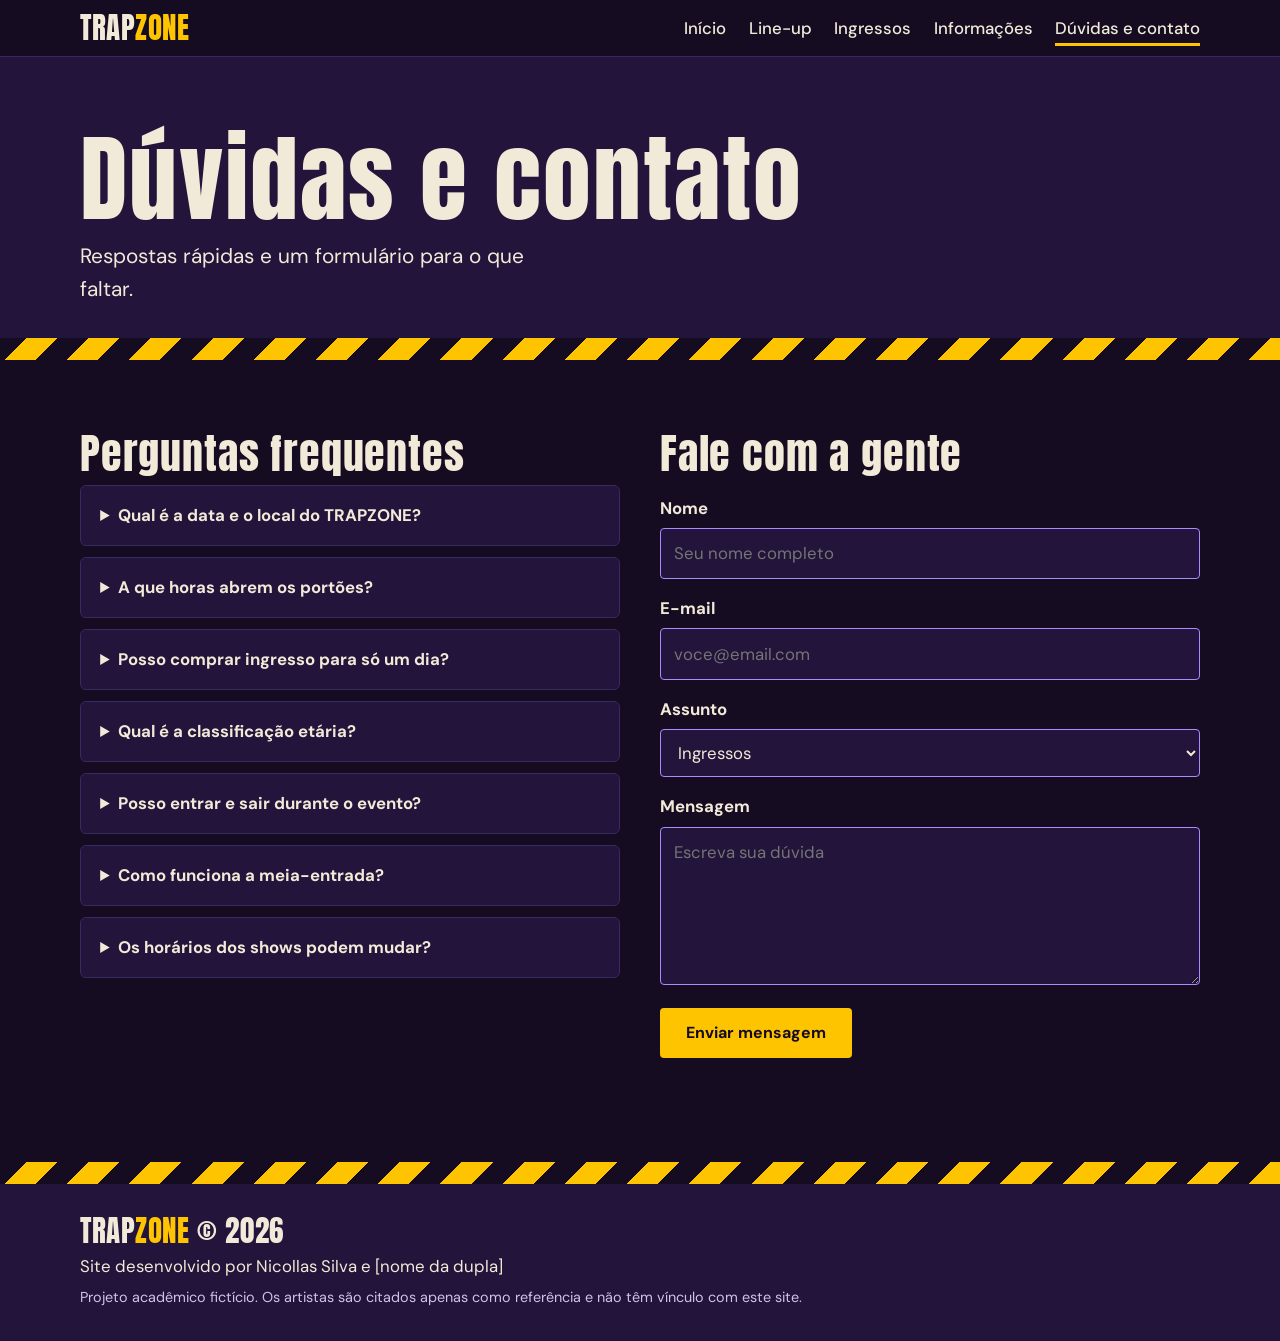
<file: faq.html>
<!DOCTYPE html>
<html lang="pt-BR">
<head>
<meta charset="UTF-8">
<meta name="viewport" content="width=device-width, initial-scale=1">
<title>Dúvidas e contato | TRAPZONE 2026</title>
<meta name="description" content="Perguntas frequentes e formulário de contato do TRAPZONE.">
<link rel="preconnect" href="https://fonts.googleapis.com">
<link rel="preconnect" href="https://fonts.gstatic.com" crossorigin>
<link href="https://fonts.googleapis.com/css2?family=Anton&family=DM+Sans:wght@400;500;700&display=swap" rel="stylesheet">
<link rel="stylesheet" href="style.css">
</head>
<body>
<header class="site-header">
<div class="wrap bar">
<a class="logo" href="index.html" aria-label="TRAPZONE, página inicial">TRAP<span>ZONE</span></a>
<nav aria-label="Menu principal"><ul><li><a href="index.html">Início</a></li><li><a href="lineup.html">Line-up</a></li><li><a href="ingressos.html">Ingressos</a></li><li><a href="informacoes.html">Informações</a></li><li><a href="faq.html" aria-current="page">Dúvidas e contato</a></li></ul></nav>
</div>
</header>
<main>
<section class="page-head"><div class="wrap"><h1>Dúvidas e contato</h1><p class="lead">Respostas rápidas e um formulário para o que faltar.</p></div></section>
<div class="tape band" aria-hidden="true"></div>
<section class="wrap block split"><div><h2>Perguntas frequentes</h2><details><summary>Qual é a data e o local do TRAPZONE?</summary><p>O festival acontece em 12 e 13 de dezembro de 2026, no Distrito Anhembi, em São Paulo.</p></details><details><summary>A que horas abrem os portões?</summary><p>Os portões abrem às 16h nos dois dias. O primeiro show começa às 18h30.</p></details><details><summary>Posso comprar ingresso para só um dia?</summary><p>Sim. A Pista 1 dia vale para o Dia 1 ou para o Dia 2, à sua escolha.</p></details><details><summary>Qual é a classificação etária?</summary><p>O evento é para maiores de 14 anos. Menores de 18 precisam estar acompanhados do responsável legal.</p></details><details><summary>Posso entrar e sair durante o evento?</summary><p>Com o Passaporte 2 dias, a entrada e a saída são liberadas dentro do mesmo dia. Nos demais ingressos, a saída encerra o acesso.</p></details><details><summary>Como funciona a meia-entrada?</summary><p>Vale para quem tem direito por lei, com comprovação na entrada. Leve documento e a carteirinha válida.</p></details><details><summary>Os horários dos shows podem mudar?</summary><p>Podem sofrer pequenos ajustes. Confirme os horários atualizados na página de Line-up.</p></details></div>
<div><h2>Fale com a gente</h2><form class="contact" onsubmit="event.preventDefault();this.querySelector('.ok').hidden=false;this.reset();">
<label for="nome">Nome</label><input id="nome" name="nome" type="text" placeholder="Seu nome completo" required>
<label for="email">E-mail</label><input id="email" name="email" type="email" placeholder="voce@email.com" required>
<label for="assunto">Assunto</label><select id="assunto" name="assunto"><option>Ingressos</option><option>Informações do evento</option><option>Imprensa e parcerias</option><option>Outro</option></select>
<label for="msg">Mensagem</label><textarea id="msg" name="msg" rows="5" placeholder="Escreva sua dúvida" required></textarea>
<button type="submit" class="btn">Enviar mensagem</button>
<p class="ok" role="status" hidden>Formulário ilustrativo: nenhuma mensagem foi enviada.</p></form></div></section>
</main>
<footer class="site-footer">
<div class="tape" aria-hidden="true"></div>
<div class="wrap foot">
<p class="logo">TRAP<span>ZONE</span> © 2026</p>
<p>Site desenvolvido por Nicollas Silva e [nome da dupla]</p>
<p class="small">Projeto acadêmico fictício. Os artistas são citados apenas como referência e não têm vínculo com este site.</p>
</div>
</footer>
</body>
</html>
</file>
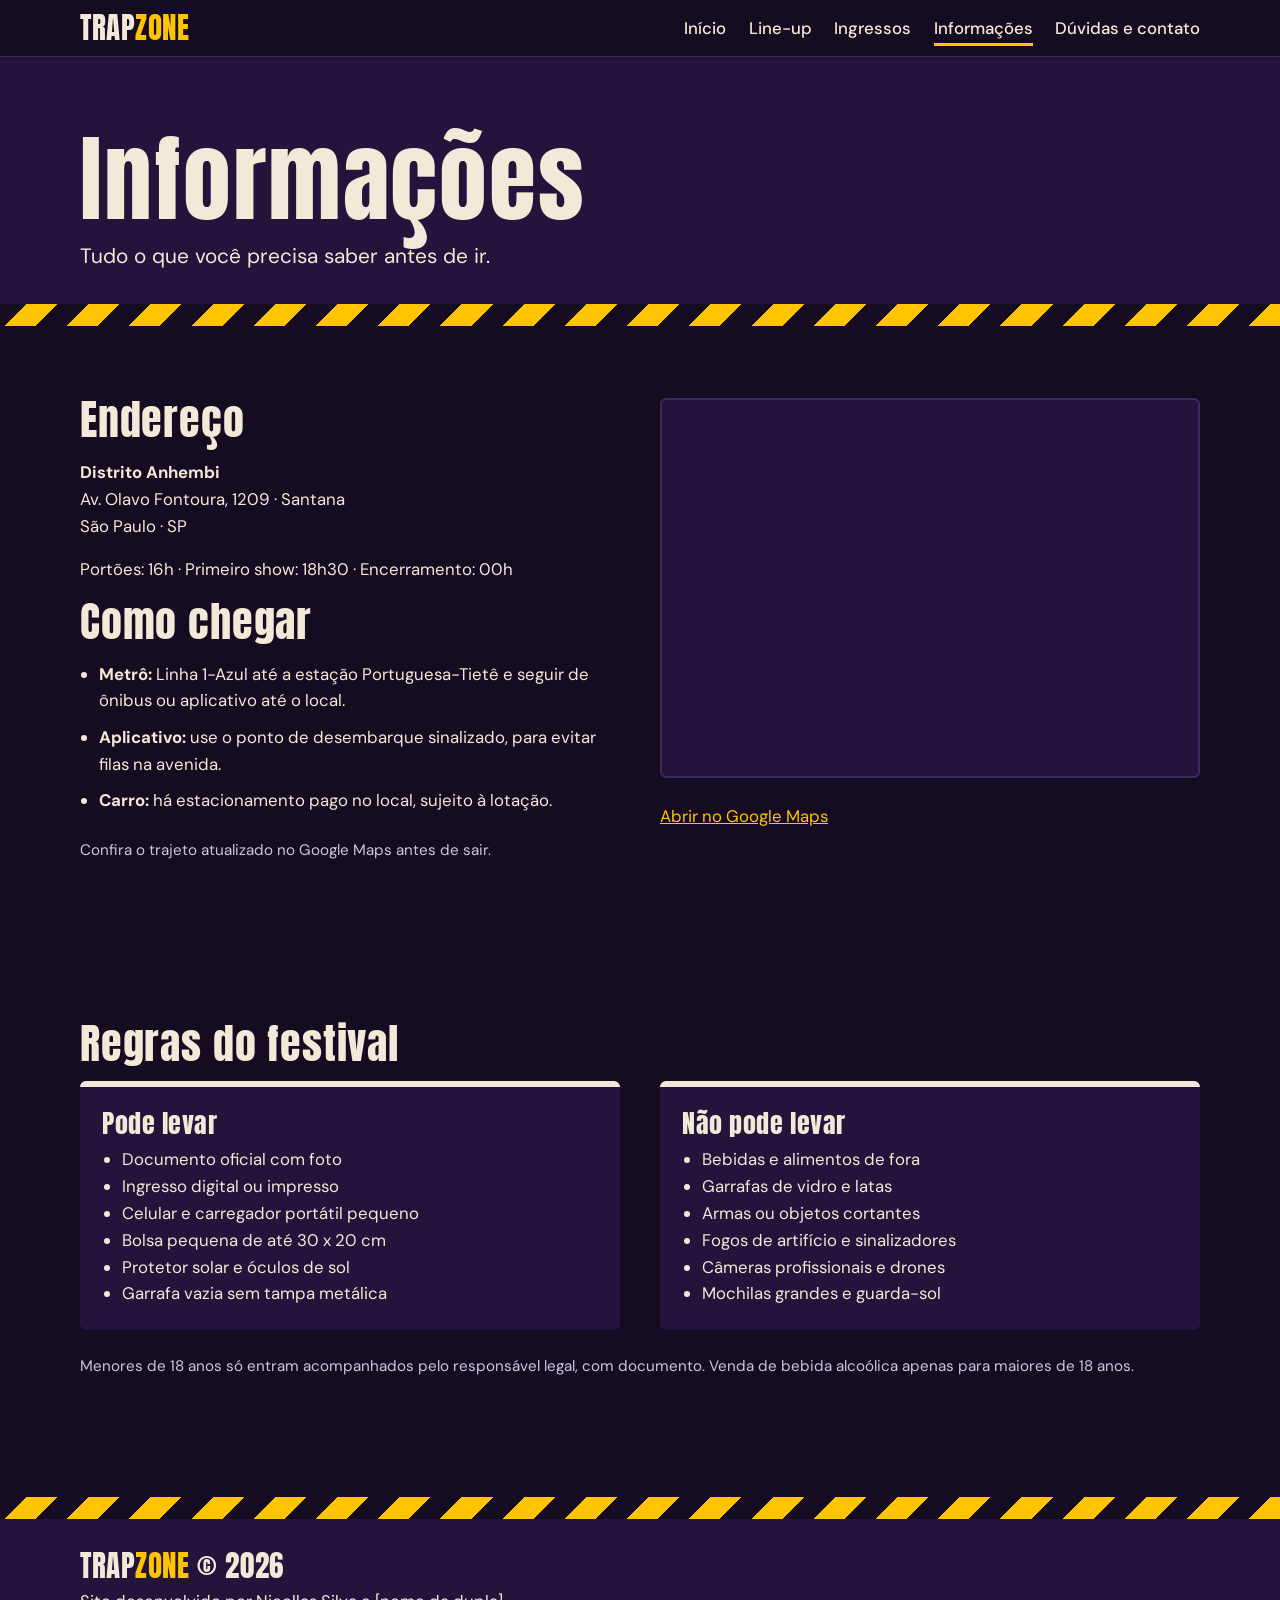
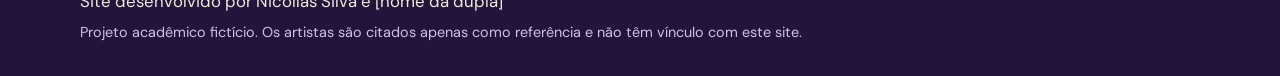
<file: informacoes.html>
<!DOCTYPE html>
<html lang="pt-BR">
<head>
<meta charset="UTF-8">
<meta name="viewport" content="width=device-width, initial-scale=1">
<title>Informações | TRAPZONE 2026</title>
<meta name="description" content="Endereço, como chegar, mapa e regras do TRAPZONE.">
<link rel="preconnect" href="https://fonts.googleapis.com">
<link rel="preconnect" href="https://fonts.gstatic.com" crossorigin>
<link href="https://fonts.googleapis.com/css2?family=Anton&family=DM+Sans:wght@400;500;700&display=swap" rel="stylesheet">
<link rel="stylesheet" href="style.css">
</head>
<body>
<header class="site-header">
<div class="wrap bar">
<a class="logo" href="index.html" aria-label="TRAPZONE, página inicial">TRAP<span>ZONE</span></a>
<nav aria-label="Menu principal"><ul><li><a href="index.html">Início</a></li><li><a href="lineup.html">Line-up</a></li><li><a href="ingressos.html">Ingressos</a></li><li><a href="informacoes.html" aria-current="page">Informações</a></li><li><a href="faq.html">Dúvidas e contato</a></li></ul></nav>
</div>
</header>
<main>
<section class="page-head"><div class="wrap"><h1>Informações</h1><p class="lead">Tudo o que você precisa saber antes de ir.</p></div></section>
<div class="tape band" aria-hidden="true"></div>
<section class="wrap block split"><div><h2>Endereço</h2><p><strong>Distrito Anhembi</strong><br>Av. Olavo Fontoura, 1209 · Santana<br>São Paulo · SP</p><p>Portões: 16h · Primeiro show: 18h30 · Encerramento: 00h</p>
<h2>Como chegar</h2><ul class="plain"><li><strong>Metrô:</strong> Linha 1-Azul até a estação Portuguesa-Tietê e seguir de ônibus ou aplicativo até o local.</li><li><strong>Aplicativo:</strong> use o ponto de desembarque sinalizado, para evitar filas na avenida.</li><li><strong>Carro:</strong> há estacionamento pago no local, sujeito à lotação.</li></ul>
<p class="note">Confira o trajeto atualizado no Google Maps antes de sair.</p></div>
<div><iframe title="Mapa do Distrito Anhembi" src="https://www.google.com/maps?q=Distrito+Anhembi+S%C3%A3o+Paulo&amp;output=embed" loading="lazy" referrerpolicy="no-referrer-when-downgrade" allowfullscreen></iframe>
<p><a href="https://www.google.com/maps/search/?api=1&amp;query=Distrito+Anhembi+S%C3%A3o+Paulo" target="_blank" rel="noopener">Abrir no Google Maps</a></p></div></section>
<section class="wrap block"><h2>Regras do festival</h2><div class="split rules"><div class="yes"><h3>Pode levar</h3><ul><li>Documento oficial com foto</li><li>Ingresso digital ou impresso</li><li>Celular e carregador portátil pequeno</li><li>Bolsa pequena de até 30 x 20 cm</li><li>Protetor solar e óculos de sol</li><li>Garrafa vazia sem tampa metálica</li></ul></div>
<div class="no"><h3>Não pode levar</h3><ul><li>Bebidas e alimentos de fora</li><li>Garrafas de vidro e latas</li><li>Armas ou objetos cortantes</li><li>Fogos de artifício e sinalizadores</li><li>Câmeras profissionais e drones</li><li>Mochilas grandes e guarda-sol</li></ul></div></div>
<p class="note">Menores de 18 anos só entram acompanhados pelo responsável legal, com documento. Venda de bebida alcoólica apenas para maiores de 18 anos.</p></section>
</main>
<footer class="site-footer">
<div class="tape" aria-hidden="true"></div>
<div class="wrap foot">
<p class="logo">TRAP<span>ZONE</span> © 2026</p>
<p>Site desenvolvido por Nicollas Silva e [nome da dupla]</p>
<p class="small">Projeto acadêmico fictício. Os artistas são citados apenas como referência e não têm vínculo com este site.</p>
</div>
</footer>
</body>
</html>
</file>
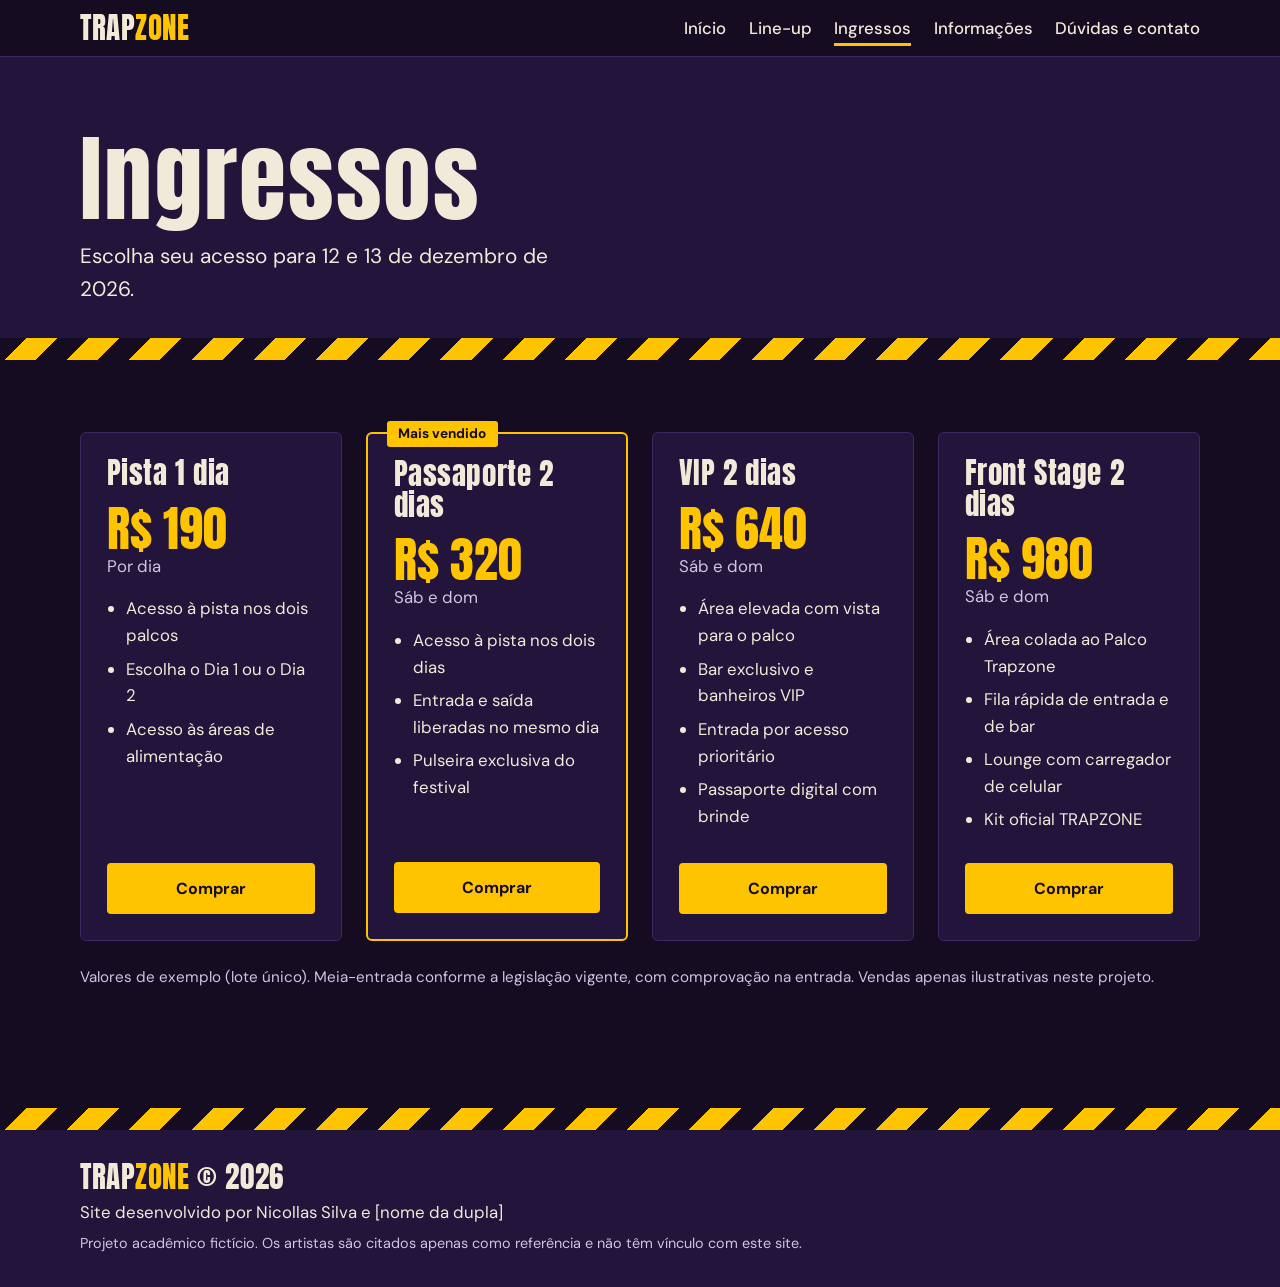
<file: ingressos.html>
<!DOCTYPE html>
<html lang="pt-BR">
<head>
<meta charset="UTF-8">
<meta name="viewport" content="width=device-width, initial-scale=1">
<title>Ingressos | TRAPZONE 2026</title>
<meta name="description" content="Tipos de ingresso do TRAPZONE, preços e o que está incluído.">
<link rel="preconnect" href="https://fonts.googleapis.com">
<link rel="preconnect" href="https://fonts.gstatic.com" crossorigin>
<link href="https://fonts.googleapis.com/css2?family=Anton&family=DM+Sans:wght@400;500;700&display=swap" rel="stylesheet">
<link rel="stylesheet" href="style.css">
</head>
<body>
<header class="site-header">
<div class="wrap bar">
<a class="logo" href="index.html" aria-label="TRAPZONE, página inicial">TRAP<span>ZONE</span></a>
<nav aria-label="Menu principal"><ul><li><a href="index.html">Início</a></li><li><a href="lineup.html">Line-up</a></li><li><a href="ingressos.html" aria-current="page">Ingressos</a></li><li><a href="informacoes.html">Informações</a></li><li><a href="faq.html">Dúvidas e contato</a></li></ul></nav>
</div>
</header>
<main>
<section class="page-head"><div class="wrap"><h1>Ingressos</h1><p class="lead">Escolha seu acesso para 12 e 13 de dezembro de 2026.</p></div></section>
<div class="tape band" aria-hidden="true"></div>
<section class="wrap block"><div class="tickets"><article class="ticket"><h2>Pista 1 dia</h2><p class="price">R$ 190</p><p class="per">Por dia</p><ul><li>Acesso à pista nos dois palcos</li><li>Escolha o Dia 1 ou o Dia 2</li><li>Acesso às áreas de alimentação</li></ul><button type="button">Comprar</button></article><article class="ticket hot"><p class="flag">Mais vendido</p><h2>Passaporte 2 dias</h2><p class="price">R$ 320</p><p class="per">Sáb e dom</p><ul><li>Acesso à pista nos dois dias</li><li>Entrada e saída liberadas no mesmo dia</li><li>Pulseira exclusiva do festival</li></ul><button type="button">Comprar</button></article><article class="ticket"><h2>VIP 2 dias</h2><p class="price">R$ 640</p><p class="per">Sáb e dom</p><ul><li>Área elevada com vista para o palco</li><li>Bar exclusivo e banheiros VIP</li><li>Entrada por acesso prioritário</li><li>Passaporte digital com brinde</li></ul><button type="button">Comprar</button></article><article class="ticket"><h2>Front Stage 2 dias</h2><p class="price">R$ 980</p><p class="per">Sáb e dom</p><ul><li>Área colada ao Palco Trapzone</li><li>Fila rápida de entrada e de bar</li><li>Lounge com carregador de celular</li><li>Kit oficial TRAPZONE</li></ul><button type="button">Comprar</button></article></div>
<p class="note">Valores de exemplo (lote único). Meia-entrada conforme a legislação vigente, com comprovação na entrada. Vendas apenas ilustrativas neste projeto.</p></section>
</main>
<footer class="site-footer">
<div class="tape" aria-hidden="true"></div>
<div class="wrap foot">
<p class="logo">TRAP<span>ZONE</span> © 2026</p>
<p>Site desenvolvido por Nicollas Silva e [nome da dupla]</p>
<p class="small">Projeto acadêmico fictício. Os artistas são citados apenas como referência e não têm vínculo com este site.</p>
</div>
</footer>
</body>
</html>
</file>
<file: style.css>
:root{--ink:#150c22;--panel:#22143a;--bone:#f2ead8;--tape:#ffc400;--violet:#a98bff;--line:#3a2860}
*{box-sizing:border-box}
html{scroll-behavior:smooth}
body{margin:0;background:var(--ink);color:var(--bone);font:400 1.05rem/1.6 "DM Sans",Arial,sans-serif}
img{max-width:100%;height:auto;display:block}
a{color:var(--tape)}
a:focus-visible,button:focus-visible,input:focus-visible,select:focus-visible,textarea:focus-visible,summary:focus-visible{outline:3px solid var(--violet);outline-offset:3px}
.wrap{width:min(1120px,100% - 2.5rem);margin-inline:auto}
h1,h2,h3,.logo{font-family:Anton,Impact,"Arial Narrow",sans-serif;font-weight:400;letter-spacing:.02em;line-height:1.05;margin:0 0 .6rem}
h2{font-size:clamp(1.8rem,4vw,2.6rem)}h3{font-size:1.6rem}
.site-header{position:sticky;top:0;z-index:5;background:var(--ink);border-bottom:1px solid var(--line)}
.bar{display:flex;flex-wrap:wrap;align-items:center;justify-content:space-between;gap:.5rem 2rem;padding:.8rem 0}
.logo{font-size:1.8rem;color:var(--bone);text-decoration:none;margin:0}.logo span{color:var(--tape)}
nav ul{display:flex;flex-wrap:wrap;gap:.25rem 1.4rem;list-style:none;margin:0;padding:0}
nav a{color:var(--bone);text-decoration:none;font-weight:500;padding:.3rem 0;border-bottom:3px solid transparent}
nav a:hover,nav a[aria-current=page]{border-bottom-color:var(--tape)}
.hero{padding:clamp(3rem,9vw,7rem) 0 clamp(2.5rem,7vw,5rem);background:radial-gradient(90% 120% at 85% 0,#4a2a8a 0,var(--ink) 65%)}
.hero h1{font-size:clamp(4.5rem,20vw,13rem);line-height:.9;margin:.4rem 0 1rem}.hero h1 span{color:var(--tape)}
.dates{font-weight:700;font-size:1.1rem;margin:0}
.lead{font-size:1.3rem;max-width:34ch;margin:0 0 1.6rem}
.btn,button{display:inline-block;font:700 1rem "DM Sans",Arial,sans-serif;background:var(--tape);color:var(--ink);border:2px solid var(--tape);padding:.8rem 1.5rem;text-decoration:none;cursor:pointer;border-radius:4px}
.btn:hover,button:hover{background:var(--bone);border-color:var(--bone)}
.btn.ghost{background:transparent;color:var(--bone);border-color:var(--bone)}.btn.ghost:hover{background:var(--bone);color:var(--ink)}
.tape{height:22px;background:repeating-linear-gradient(-45deg,var(--tape) 0 22px,var(--ink) 22px 44px)}
.page-head{padding:clamp(2.5rem,6vw,4.5rem) 0 2rem;background:var(--panel)}.page-head h1{font-size:clamp(3rem,10vw,6rem)}.page-head .lead{margin:0}
.block{padding:clamp(2.5rem,6vw,4.5rem) 0}
.sub{margin:0 0 1.6rem;color:#cfc4e6}
.grid,.grid3{display:grid;gap:1.5rem;grid-template-columns:repeat(auto-fill,minmax(230px,1fr))}
.grid3{grid-template-columns:repeat(auto-fit,minmax(250px,1fr))}
.artist{background:var(--panel);border:1px solid var(--line);border-radius:6px;overflow:hidden}
.artist>div{padding:1rem 1.1rem 1.2rem}.artist h3{margin:0}.artist p{margin:0 0 .6rem;color:#cfc4e6}
dl{display:grid;grid-template-columns:auto 1fr;gap:.15rem .8rem;margin:0}dt{color:var(--tape);font-weight:700}dd{margin:0}
.more{margin-top:1.6rem;font-weight:700}
.split{display:grid;gap:2.5rem;grid-template-columns:repeat(auto-fit,minmax(300px,1fr));align-items:start}
.tickets{display:grid;gap:1.5rem;grid-template-columns:repeat(auto-fit,minmax(240px,1fr))}
.ticket{position:relative;display:flex;flex-direction:column;background:var(--panel);border:1px solid var(--line);border-radius:6px;padding:1.6rem}
.ticket.hot{border:2px solid var(--tape)}
.ticket h2{font-size:1.8rem}.price{font:400 3rem/1 Anton,Impact,sans-serif;color:var(--tape);margin:.4rem 0 0}.per{margin:0 0 1rem;color:#cfc4e6}
.ticket ul{padding-left:1.2rem;margin:0 0 1.5rem;flex:1}.ticket li{margin-bottom:.4rem}
.flag{position:absolute;top:-.8rem;left:1.2rem;margin:0;background:var(--tape);color:var(--ink);font-weight:700;font-size:.85rem;padding:.15rem .7rem;border-radius:3px}
.note{color:#cfc4e6;font-size:.95rem;margin-top:1.5rem}
.plain{padding-left:1.2rem}.plain li{margin-bottom:.6rem}
iframe{width:100%;height:380px;border:2px solid var(--line);border-radius:6px;background:var(--panel)}
.rules{margin-top:1rem}.rules>div{background:var(--panel);border-radius:6px;padding:1.4rem;border-top:6px solid}
.yes{border-color:#5fd68a}.no{border-color:#ff5d6c}.rules ul{margin:0;padding-left:1.2rem}
details{background:var(--panel);border:1px solid var(--line);border-radius:6px;margin-bottom:.7rem}
summary{cursor:pointer;font-weight:700;padding:1rem 1.2rem}details p{margin:0;padding:0 1.2rem 1.1rem}
details[open]{border-color:var(--tape)}
.contact{display:grid;gap:.4rem}.contact label{font-weight:700;margin-top:.6rem}
input,select,textarea{font:inherit;color:var(--bone);background:var(--panel);border:1px solid var(--violet);border-radius:4px;padding:.7rem .8rem;width:100%}
.contact .btn{margin-top:1rem;justify-self:start}.ok{color:#5fd68a;font-weight:700}
.site-footer{margin-top:2rem;background:var(--panel)}.foot{padding:2rem 0;display:grid;gap:.4rem}.foot p{margin:0}.small{font-size:.9rem;color:#cfc4e6}
@media(max-width:600px){.bar{justify-content:center}.logo{font-size:1.6rem}}
</file>
